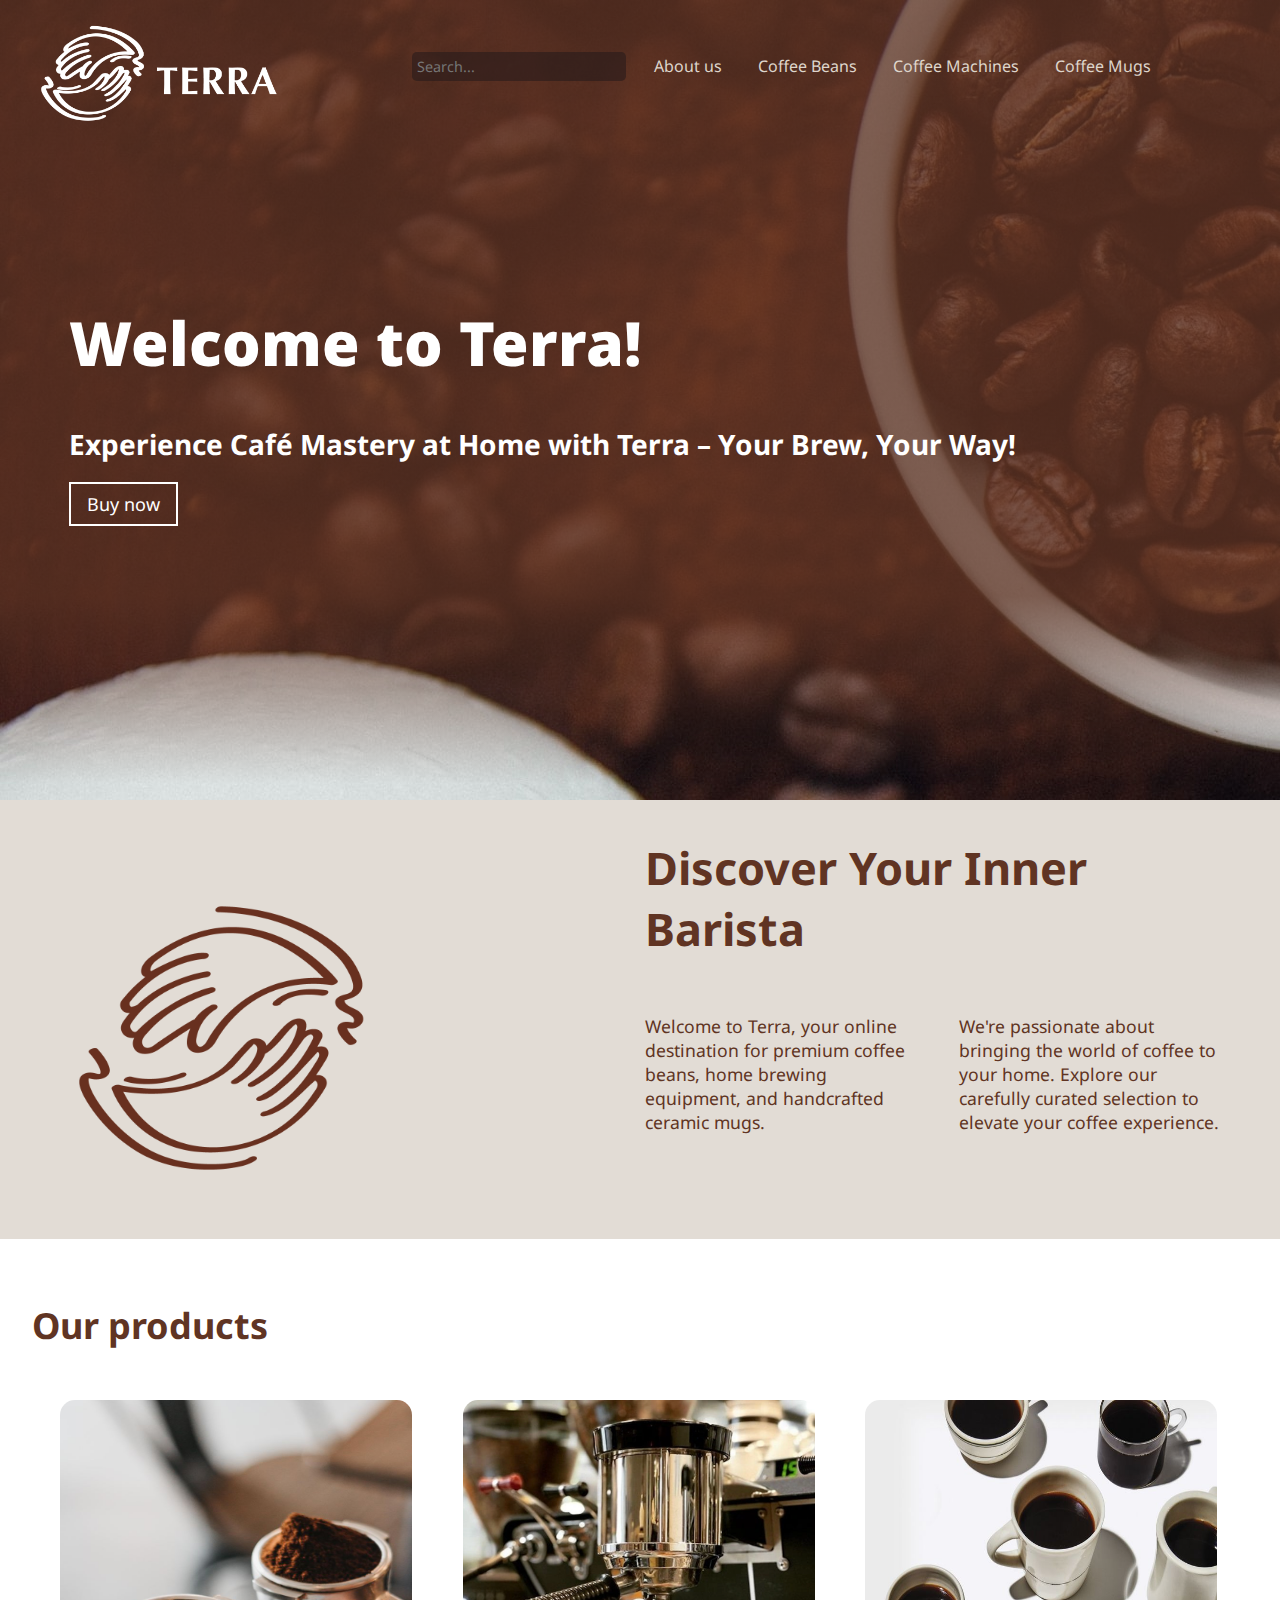
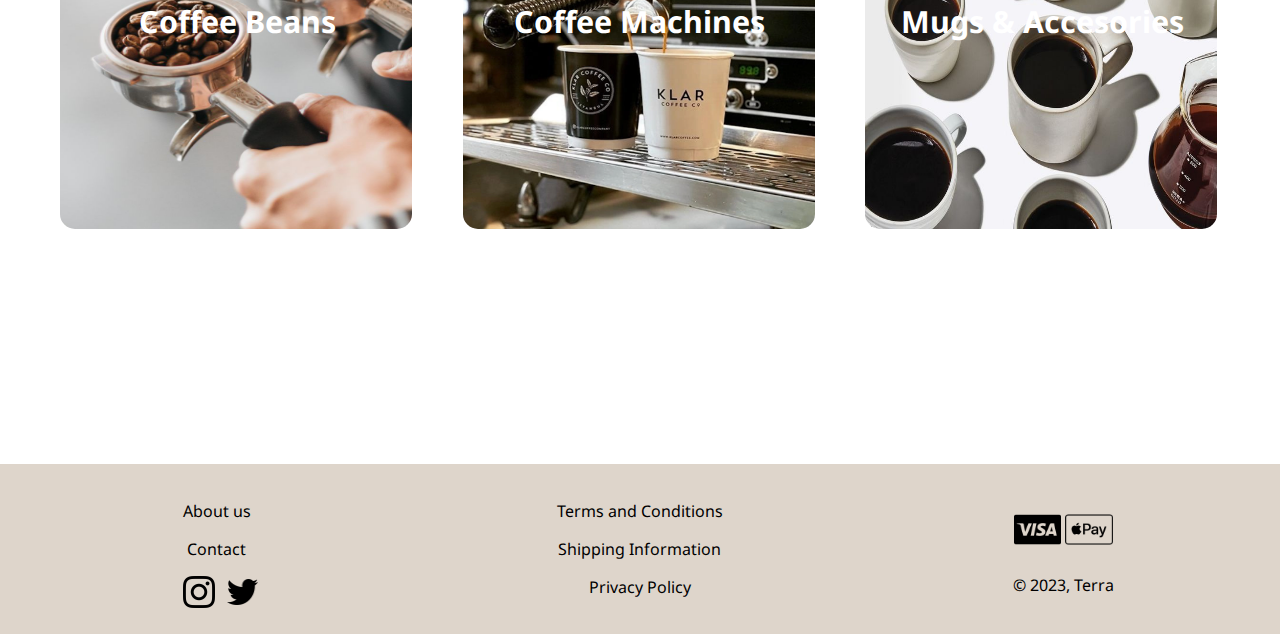
<file: index.html>
<!DOCTYPE html>
<html lang="en">
  <head>
    <meta charset="UTF-8" />
    <meta name="viewport" content="width=device-width, initial-scale=1.0" />
    <title>Terra Website</title>
    <link rel="stylesheet" href="css/main.css" />
  </head>
  <body>
    <section class="welcome-style">
      <div class="navbar">
        <nav>
          <a href="index.html">
            <img
              src="images/terraBlanco2.png"
              alt="logo terra"
              class="image-logo"
            />
          </a>
          <div class="li-nav">
            <li><input class="text" placeholder="Search..." /></li>
            <li><a href="#About-Us">About us</a></li>
            <li><a href="productcoffeebeans.html">Coffee Beans</a></li>
            <li><a href="productcoffeemachines.html">Coffee Machines</a></li>
            <li><a href="productmugs.html">Coffee Mugs</a></li>
          </div>
        </nav>
      </div>
      <div class="header">
        <h1><strong>Welcome to Terra!</strong></h1>
        <h3>
          Experience Café Mastery at Home with Terra – Your Brew, Your Way!
        </h3>
        <a class="button-buy" href="#our-products">Buy now</a>
      </div>
    </section>

    <section id="About-Us">
      <div id="about-logo">
        <img src="images/terra-logo.png" alt="logoTerra" class="image-about" />
      </div>
      <div class="sub-grid">
        <div id="about-subtitle">
          <h2>Discover Your Inner Barista</h2>
        </div>
        <div class="sub-grid2">
          <div id="about-p1">
            <p>
              Welcome to Terra, your online destination for premium coffee
              beans, home brewing equipment, and handcrafted ceramic mugs.
            </p>
            <br />
          </div>
          <div id="about-p2">
            <p>
              We're passionate about bringing the world of coffee to your home.
              Explore our carefully curated selection to elevate your coffee
              experience.
            </p>
          </div>
        </div>
      </div>
    </section>

    <section id="our-products">
      <div class="title-product">
        <h2>Our products</h2>
      </div>
      <div class="products">
        <div>
          <a href="productcoffeebeans.html"
            ><img
              src="images/coffee-background.jpg"
              alt="coffee beans"
              class="image-product fit"
          /></a><h3 class="product-text">Coffee Beans</h3>
        </div>
        <div>
          <a href="productcoffeemachines.html"
            ><img
              src="images/machine-background.png"
              alt="coffee machines"
              class="image-product fit"
          /></a><h3 class="product-text">Coffee Machines</h3>
        </div>
        <div>
          <a href="productmugs.html"
            ><img
              src="images/mugs-background.jpg"
              alt="coffee mugs"
              class="image-product fit"
          /> </a><h3 class="product-text">Mugs & Accesories</h3>
        </div>
      </div>
    </section>
    <footer>
      <div class="grid-footer">
        <div>
          <p onclick="location.href='#About-Us'">About us</p>
          <p>Contact</p>
          <img
            src="images/instagram.png"
            alt="insta-icon"
            class="footer-media"
          />
          <img
            src="images/twitter.png"
            alt="twitter-icons"
            class="footer-media"
          />
        </div>
        <div>
          <p>Terms and Conditions</p>
          <p>Shipping Information</p>
          <p>Privacy Policy</p>
        </div>

        <div>
          <br />
          <img src="images/cc-visa.png" alt="visa-icon" class="footer-pics" />
          <img
            src="images/cc-apple-pay.png"
            alt="apple-icon"
            class="footer-pics"
          /><br />
          <p>&copy; 2023, Terra</p>
        </div>
      </div>
    </footer>
  </body>
</html>
</file>
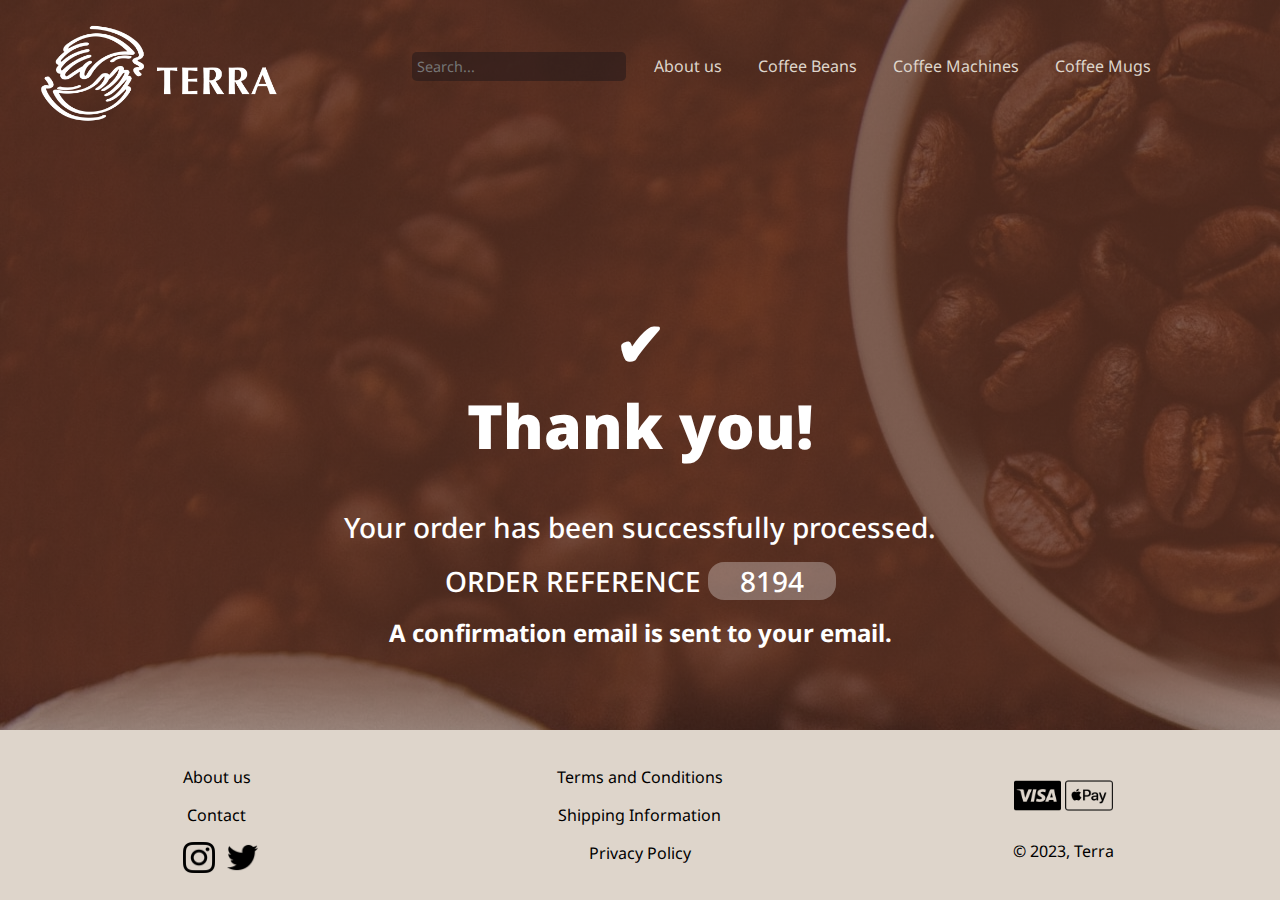
<file: confirmation.html>
<!DOCTYPE html>
<html lang="en">
  <head>
    <meta charset="UTF-8" />
    <meta name="viewport" content="width=device-width, initial-scale=1.0" />
    <title>Confirmation</title>
    <link rel="stylesheet" href="css/confirmation.css" />
    <link rel="stylesheet" href="css/main.css" />
  </head>
  <body class="welcome-style">
        <div class="navbar">
          <nav>
              <a href="index.html">
                  <img
                    src="images/terraBlanco2.png"
                    alt="logo terra"
                    class="image-logo"/>
                </a>
            <div class="li-nav">
              <li><input class="text" placeholder="Search..." /></li>
            <li><a href="./index.html#About-Us">About us</a></li>
            <li><a href="productcoffeebeans.html">Coffee Beans</a></li>
            <li><a href="productcoffeemachines.html">Coffee Machines</a></li>
            <li><a href="productmugs.html">Coffee Mugs</a></li>
            </div>
          </nav>
        </div>
        <div class="header">
          <h1><span id="tick-icon">&#10004;</span><br /><strong>Thank you!</strong></h1>
          <h3>Your order has been successfully processed.</h3>
          <h3>
            ORDER REFERENCE <span class="order-reference-number">8194</span>
          </h3>
          <h4>A confirmation email is sent to your email.</h4>
        </div>
        <footer>
          <div class="grid-footer">
            <div>
              <p onclick="location.href='#About-Us'">About us</p>
              <p>Contact</p>
              <img src="images/instagram.png" alt="insta-icon" class="footer-media" />
              <img
                src="images/twitter.png"
                alt="twitter-icons"
                class="footer-media"
              />
            </div>
            <div>
              <p>Terms and Conditions</p>
              <p>Shipping Information</p>
              <p>Privacy Policy</p>
            </div>
      
            <div>
              <br />
              <img src="images/cc-visa.png" alt="visa-icon" class="footer-pics" />
              <img
                src="images/cc-apple-pay.png"
                alt="apple-icon"
                class="footer-pics"
              /><br />
              <p>&copy; 2023, Terra</p>
            </div>
          </div>
        </footer>
  </body>
</html>
</file>
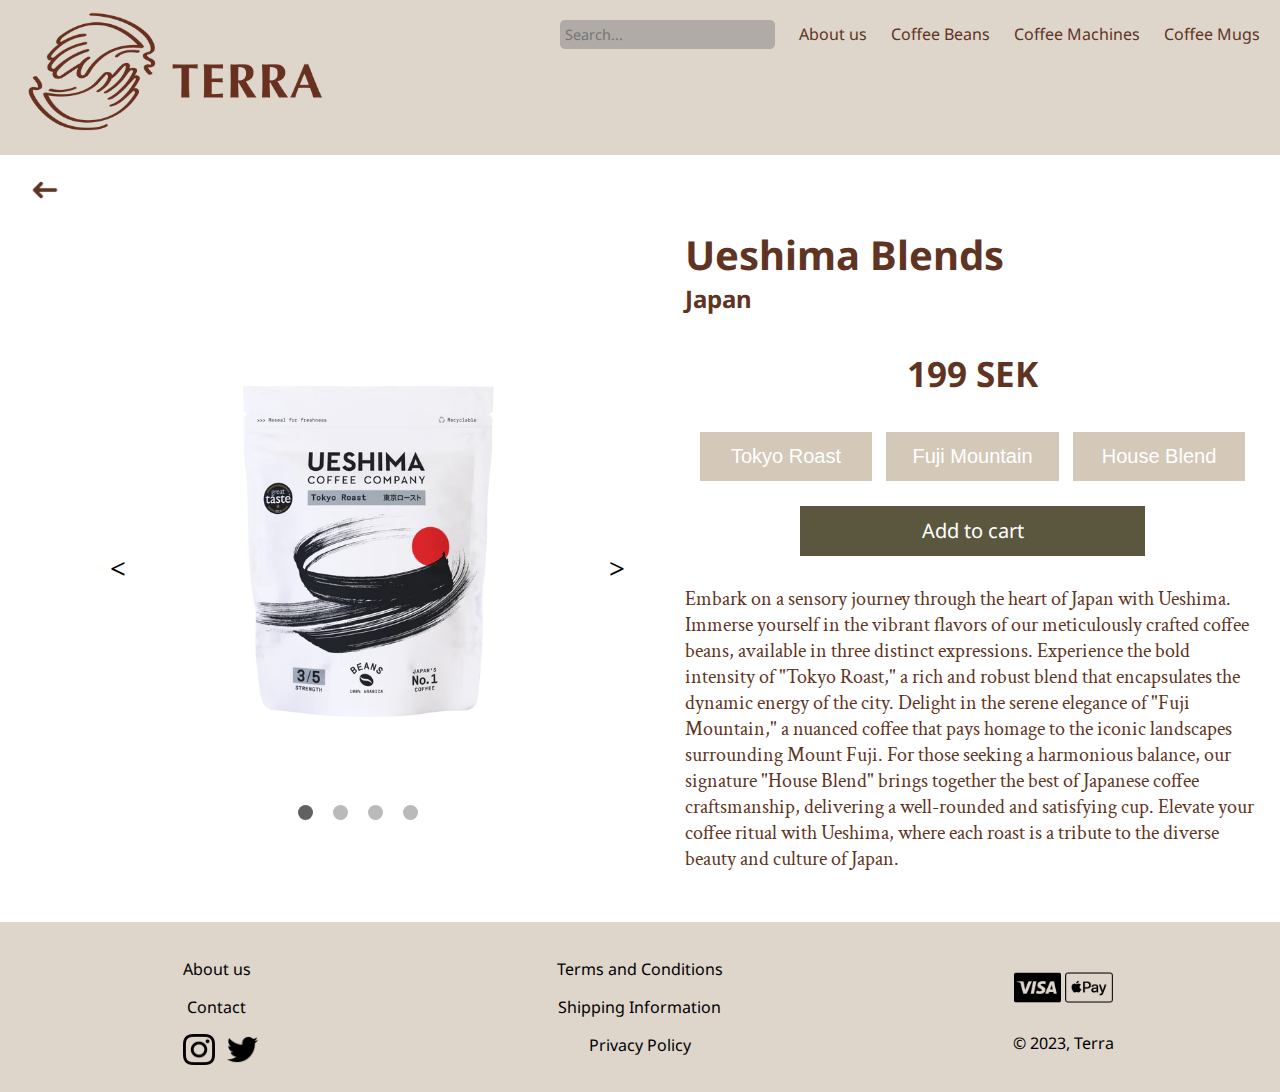
<file: detailpage.html>
<!DOCTYPE html>
<html lang="en">
  <head>
    <meta charset="UTF-8" />
    <meta name="viewport" content="width=device-width, initial-scale=1.0" />
    <title>Details Page</title>
    <link rel="stylesheet" href="css/main.css" />
    <link rel="stylesheet" href="css/detailpage.css" />
    <script src="javascript/slideshow.js"></script>
  </head>
  <body onload="initialSlide()">
    <header>
      <div class="navbar-secondary">
        <nav>
          <a href="index.html">
            <img
              src="images/terra.png"
              alt="logo terra"
              class="image-logo-navbar"
            />
          </a>
          <ul class="ul-navbar">
            <li><input class="text-white" placeholder="Search..." /></li>
            <li><a href="index.html#About-Us">About us</a></li>
            <li><a href="productcoffeebeans.html">Coffee Beans</a></li>
            <li><a href="productcoffeemachines.html">Coffee Machines</a></li>
            <li><a href="productmugs.html">Coffee Mugs</a></li>
          </ul>
        </nav>
      </div>
    </header>
    <main>
      <a href="productcoffeebeans.html">
        <img src="images/back arrow.png" alt="back arrow" class="back-arrow" />
      </a>
      <br />
      <div class="grid-container">
        <section class="detail-page-section">
          <div class="slideshow-container">
            <div class="slide">
              <img
                class="slideshow-image"
                src="images/ueshima1.webp"
                alt="ueshima tokyo roast beans"
              />
            </div>
            <div class="slide">
              <img
                class="slideshow-image"
                src="images/ueshima2.webp"
                alt="ueshima fuji mountain beans"
              />
            </div>
            <div class="slide">
              <img
                class="slideshow-image"
                src="images/ueshima3.webp"
                alt="ueshima house blend beans"
              />
            </div>
            <div class="slide">
              <img
                class="slideshow-image"
                src="images/ueshima4.webp"
                alt="ueshima coffee beans"
              />
            </div>
            <p class="previous-slide-button" onclick="changeSlide(-1)">
              <b>&lt</b>
            </p>
            <p class="next-slide-button" onclick="changeSlide(1)"><b>&gt</b></p>
            <div class="slide-dots-container">
              <span class="slide-dot" onclick="displayDotSlide(1)"></span>
              <span class="slide-dot" onclick="displayDotSlide(2)"></span>
              <span class="slide-dot" onclick="displayDotSlide(3)"></span>
              <span class="slide-dot" onclick="displayDotSlide(4)"></span>
            </div>
          </div>
        </section>
        <section class="detail-page-section">
          <div class="product-details-container">
            <div>
              <h1 class="product-name">Ueshima Blends</h1>
              <h2 class="product-origin">Japan</h2>
              <h3 class="product-price">199 SEK</h3>
            </div>
            <div>
              <button class="product-option-button1">Tokyo Roast</button>
              <button class="product-option-button2">Fuji Mountain</button>
              <button class="product-option-button3">House Blend</button>
              <div>
                <button class="cart-button">Add to cart</button>
              </div>
            </div>
            <div>
              <div class="modal-container hidden">
                <h1 class="cart-title">Your Cart</h1>
                <span class="close-cart-button">&times;</span>
                <div class="cart-products-container">
                  <section class="cart-section-image">
                    <img
                      class="cart-product-image"
                      src="images/ueshima1.webp"
                    />
                  </section>
                  <section class="cart-section-product-details">
                    <div>
                      <h1 class="cart-product-name">Ueshima Blends</h1>
                      <h2 class="cart-product-option">Japan</h2>
                    </div>
                    <div style="display: flex">
                      <div class="product-counter-container">
                        <span class="remove product1">-</span>
                        <input
                          type="number"
                          class="product-counter-amount product1"
                          value="1"
                        />
                        <span class="add product1">+</span>
                      </div>
                      <h3 class="cart-product-price">199 SEK</h3>
                    </div>
                  </section>
                  <section class="cart-section-image">
                    <img
                      class="cart-product-image"
                      src="images/machine2.jpeg"
                    />
                  </section>
                  <section class="cart-section-product-details">
                    <div>
                      <h1 class="cart-product-name">Thera Advance</h1>
                      <h2 class="cart-product-option">
                        Automatic Espresso Coffee Machine
                      </h2>
                    </div>
                    <div style="display: flex">
                      <div class="product-counter-container">
                        <span class="remove product2">-</span>
                        <input
                          type="number"
                          class="product-counter-amount product2"
                          value="1"
                        />
                        <span class="add product2">+</span>
                      </div>
                      <h3 class="cart-product-price">3599 SEK</h3>
                    </div>
                  </section>
                  <section class="cart-section-image">
                    <img class="cart-product-image" src="images/mug1.png" />
                  </section>
                  <section class="cart-section-product-details">
                    <div>
                      <h1 class="cart-product-name">Timeless White Mugs</h1>
                      <h2 class="cart-product-option">Peru</h2>
                    </div>
                    <div style="display: flex">
                      <div class="product-counter-container">
                        <span class="remove product3">-</span>
                        <input
                          type="number product3"
                          class="product-counter-amount product3"
                          value="1"
                        />
                        <span class="add product3">+</span>
                      </div>
                      <h3 class="cart-product-price">79 SEK</h3>
                    </div>
                  </section>
                </div>
                <div class="cart-footer-container">
                  <h2 class="cart-subtotal">Subtotal:</h2>
                  <button
                    onclick="location.href='payment.html'"
                    class="checkout-button"
                  >
                    Checkout
                  </button>
                </div>
              </div>
              <div class="overlay hidden"></div>
            </div>
            <div>
              <p class="product-info">
                Embark on a sensory journey through the heart of Japan with
                Ueshima. Immerse yourself in the vibrant flavors of our
                meticulously crafted coffee beans, available in three distinct
                expressions. Experience the bold intensity of "Tokyo Roast," a
                rich and robust blend that encapsulates the dynamic energy of
                the city. Delight in the serene elegance of "Fuji Mountain," a
                nuanced coffee that pays homage to the iconic landscapes
                surrounding Mount Fuji. For those seeking a harmonious balance,
                our signature "House Blend" brings together the best of Japanese
                coffee craftsmanship, delivering a well-rounded and satisfying
                cup. Elevate your coffee ritual with Ueshima, where each roast
                is a tribute to the diverse beauty and culture of Japan.
              </p>
            </div>
          </div>
        </section>
      </div>
    </main>
    <footer>
      <div class="grid-footer">
        <section>
          <p onclick="location.href='#About-Us'">About us</p>
          <p>Contact</p>
          <img
            src="images/instagram.png"
            alt="insta-icon"
            class="footer-media"
          />
          <img
            src="images/twitter.png"
            alt="twitter-icons"
            class="footer-media"
          />
        </section>
        <section>
          <p>Terms and Conditions</p>
          <p>Shipping Information</p>
          <p>Privacy Policy</p>
        </section>
        <section>
          <br />
          <img src="images/cc-visa.png" alt="visa-icon" class="footer-pics" />
          <img
            src="images/cc-apple-pay.png"
            alt="apple-icon"
            class="footer-pics"
          /><br />
          <p>&copy; 2023, Terra</p>
        </section>
      </div>
    </footer>
    <script src="javascript/cart.js"></script>
    <script src="javascript/productCounter.js"></script>
  </body>
</html>
</file>
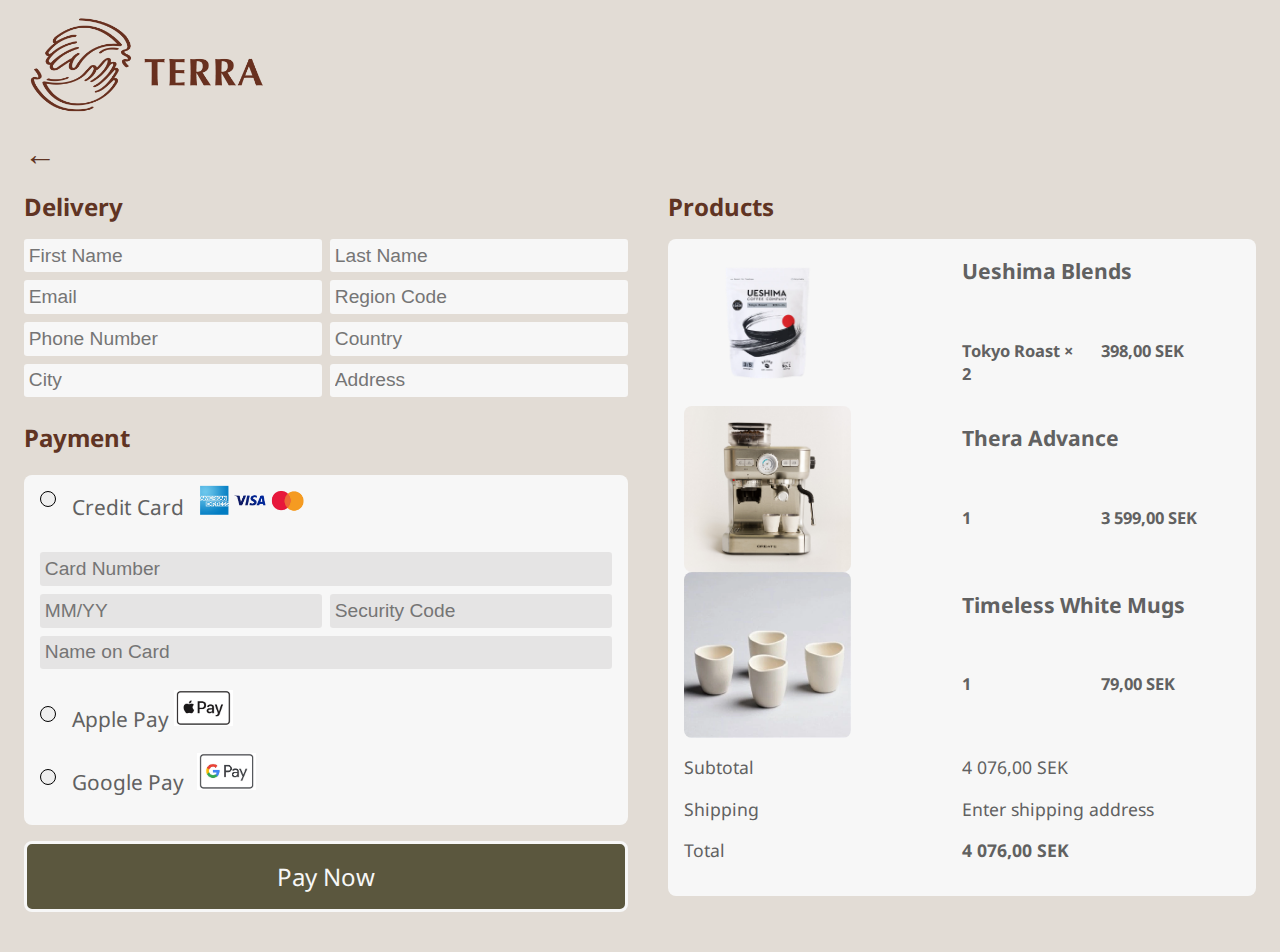
<file: payment.html>
<!DOCTYPE html>
<html lang="en">
  <head>
    <meta charset="UTF-8" />
    <meta name="viewport" content="width=device-width, initial-scale=1.0" />
    <title>Payment Process</title>
    <link rel="stylesheet" href="css/payment.css" />
    <script src="javascript/payment.js" defer></script>
  </head>
  <body>
    <!-- Terra Header -->
    <a href="index.html">
      <header>
        <img
          id="terra-logo"
          src="./images/terra.png"
          alt="terra-logo"
          href="index.html"
        />
      </header>
    </a>

    <span class="back-button" onclick="location.href='detailpage.html'">&#8592;</span>
    <div class="grid-container">
      <section>
        <div class="details-container">
          <section>
            <div class="delivery-details">
              <h1>Delivery</h1>
              <div class="delivery-container">
                <input class="first-name" type="text" placeholder="First Name"></input>
                <input class="last-name" type="text" placeholder="Last Name"></input>
                <input class="email" type="text" placeholder="Email"></input>
                <input class="region-code" type="number" placeholder="Region Code"></input>
                <input class="phone-number" type="number" placeholder="Phone Number"></input>
                <input class="country" type="text" placeholder="Country"></input>
                <input class="city" type="text" placeholder="City"></input>
                <input class="addresses" type="text" placeholder="Address"></input>
              </div>
            </div>
          </section>
          <section>
            <div class="payment-details">
              <h1>Payment</h1>
              <div class="payment-container">
                <!-- Credit Card -->
                <button class="round-button" id="credit-card-button"></button>
                <p class="payment-button">
                  Credit Card
                  <img
                    id="visa-mastercard-logo"
                    src="./images/ame-vi.png"
                    alt="visa-mastercard-logo"
                  />
                </p>
                <!-- images of Visa Mastercard and AmericanExpress -->
                <div id="credit-card-container">
                  <input class="card-number" type="number"placeholder="Card Number"></input>
                  <input class="expiration-date" type="text" placeholder="MM/YY"></input>
                  <input class="security-code" type="number" placeholder="Security Code"></input>
                  <input class="name-on-card" type="text" placeholder="Name on Card"></input>
                </div>
                <!-- Apple Pay -->
                <div class="apple-pay">
                  <button class="round-button" id="apple-pay-button"></button>
                  <p>
                    Apple Pay
                    <img
                      id="apple-pay"
                      src="./images/cc-apple-pay.jpeg"
                      alt="apple-pay"
                    />
                  </p>
                </div>
                <!-- Google Pay -->
                <div class="google-pay">
                  <button class="round-button" id="google-pay-button"></button>
                  <p>
                    Google Pay
                    <img
                      id="google-pay"
                      src="./images/cc-google-pay.jpeg"
                      alt="google-pay"
                    />
                  </p>
                </div>
              </div>
            </div>
            <!-- Pay Now Button -->
            <button class="pay-now-button" onclick="location.href='confirmation.html'">Pay Now</button>
          </section>
        </div>
      </section>
      <section>
        <h1 class="product-title">Products</h1>
        <div class="products-container">
          <div class="product-info">
            <img
              src="./images/ueshima1.webp"
              alt="Ueshima Blends"
              class="product-picture"
            />
            <div class="product-detail">
              <h2 class="product-name">Ueshima Blends</h2>
              <div class="product-number-and-price">
                <h3 class="product-number">Tokyo Roast &#215 2</h3>
                <h3 class="product-price">398,00 SEK</h3>
              </div>
            </div>
          </div>
          <div class="product-info">
            <img
              src="./images/machine2.jpeg"
              alt="Thera Advance"
              class="product-picture"
            />
            <div class="product-detail">
              <h2 class="product-name">Thera Advance</h2>
              <div class="product-number-and-price">
                <h3 class="product-number">1</h3>
                <h3 class="product-price">3 599,00 SEK</h3>
              </div>
            </div>
          </div>
          <div class="product-info">
            <img
              src="./images/mug1.png"
              alt="Timeless White Mugs"
              class="product-picture"
            />
            <div class="product-detail">
              <h2 class="product-name">Timeless White Mugs</h2>
              <div class="product-number-and-price">
                <h3 class="product-number">1</h3>
                <h3 class="product-price">79,00 SEK</h3>
              </div>
            </div>
          </div>
          <div class="total-amount-container">
            <div class="total-text">
              <p>Subtotal</p>
              <p>Shipping</p>
              <p>Total</p>
            </div>
            <div class="total-money">
              <p>4 076,00 SEK</p>
              <p>Enter shipping address</p>
              <p><b>4 076,00 SEK</b></p>
            </div>
          </div>
        </div>
      </section>
    </div>
  </body>
  <footer></footer>
</html>
</file>
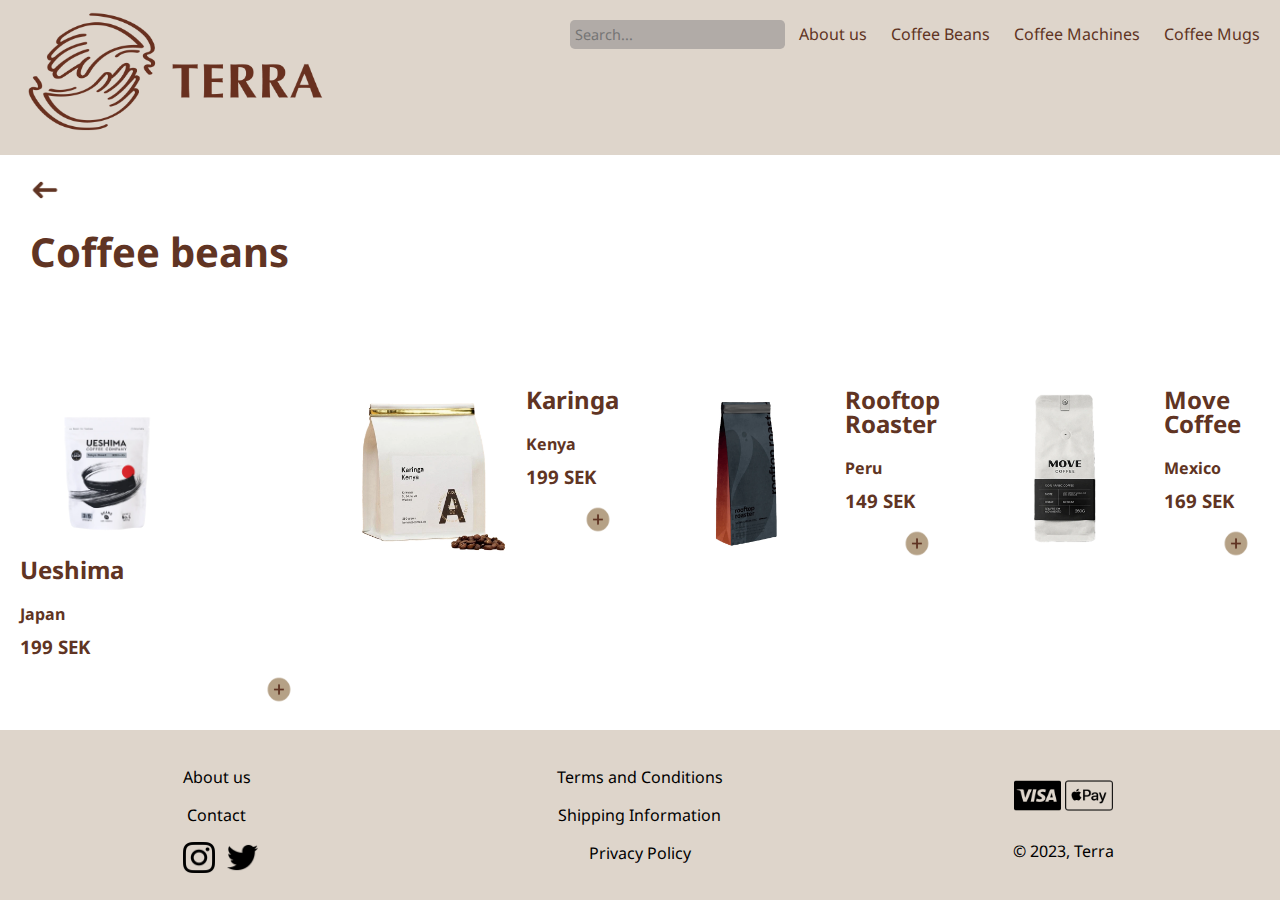
<file: productcoffeebeans.html>
<!DOCTYPE html>
<html lang="en">
  <head>
    <meta charset="UTF-8" />
    <meta name="viewport" content="width=device-width, initial-scale=1.0" />
    <title>Document</title>
    <link rel="stylesheet" href="css/main.css" />
    <link rel="stylesheet" href="css/product-pages.css" />
  </head>
  <body>
    <header>
      <div class="navbar-secondary">
        <nav>
          <a href="index.html">
            <img
              src="images/terra.png"
              alt="logo terra"
              class="image-logo-navbar"
            />
          </a>
          <ul class="ul-navbar">
            <li><input class="text-white" placeholder="Search..." /></li>
            <li><a href="index.html#About-Us">About us</a></li>
            <li><a href="productcoffeebeans.html">Coffee Beans</a></li>
            <li><a href="productcoffeemachines.html">Coffee Machines</a></li>
            <li><a href="productmugs.html">Coffee Mugs</a></li>
          </ul>
        </nav>
      </div>
    </header>

    <main>
      <div>
        <a href="index.html">
          <img src="images/back arrow.png" alt="back arrow" class="back-arrow" />
        </a>
        <br />
        <h1><strong>Coffee beans</strong></h1>
      </div>
      <br />
      <div class="grid-container">
        <div class="coffee">
          <a href="detailpage.html">
            <img
              src="images/ueshima1.webp"
              alt="ueshima coffee beans"
              class="image-productpage"
            />
          </a>
          <h2>Ueshima</h2>
          <h4>Japan</h4>
          <h3>199 SEK</h3>
          <div>
            <img
            class="add-to-cart"
            src="images/add to cart.png"
            alt="add to cart"
          />
          </div>
        </div>
        <div class="coffee">
          <img
            src="images/coffeebeans2.webp"
            alt="karinga coffee beans"
            class="image-productpage"
          />
          <h2>Karinga</h2>
          <h4>Kenya</h4>
          <h3>199 SEK</h3>
          <img
            class="add-to-cart"
            src="images/add to cart.png"
            alt="add to cart"
          />
        </div>
        <div class="coffee">
          <img
            src="images/coffeebeans3.webp"
            alt="rooftop roaster beans"
            class="image-productpage"
          />
          <h2>Rooftop Roaster</h2>
          <h4>Peru</h4>
          <h3>149 SEK</h3>
          <img
            class="add-to-cart"
            src="images/add to cart.png"
            alt="add to cart"
          />
        </div>
        <div class="coffee">
          <img
            src="images/coffeebeans4.png"
            alt="move coffee beans"
            class="image-productpage"
          />
          <h2>Move Coffee</h2>
          <h4>Mexico</h4>
          <h3>169 SEK</h3>
          <img
            class="add-to-cart"
            src="images/add to cart.png"
            alt="add to cart"
          />
        </div>
      </div>
    </main>
    <footer>
      <div class="grid-footer">
        <section>
          <p onclick="location.href='#About-Us'">About us</p>
          <p>Contact</p>
          <img
            src="images/instagram.png"
            alt="insta-icon"
            class="footer-media"
          />
          <img
            src="images/twitter.png"
            alt="twitter-icons"
            class="footer-media"
          />
        </section>
        <section>
          <p>Terms and Conditions</p>
          <p>Shipping Information</p>
          <p>Privacy Policy</p>
        </section>
        <section>
          <br />
          <img src="images/cc-visa.png" alt="visa-icon" class="footer-pics" />
          <img
            src="images/cc-apple-pay.png"
            alt="apple-icon"
            class="footer-pics"
          /><br />
          <p>&copy; 2023, Terra</p>
        </section>
      </div>
    </footer>
  </body>
</html>
</file>
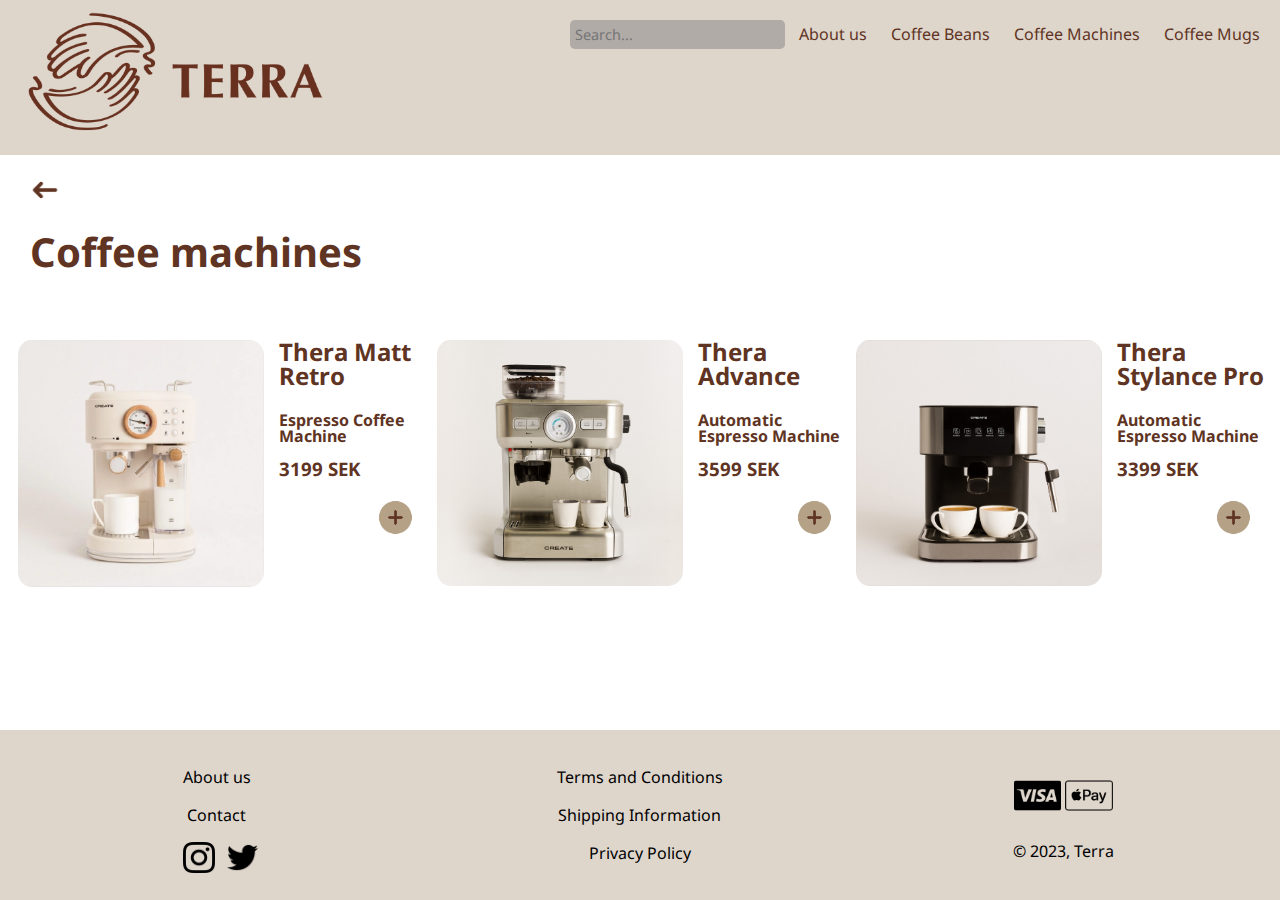
<file: productcoffeemachines.html>
<!DOCTYPE html>
<html lang="en">
  <head>
    <meta charset="UTF-8" />
    <meta name="viewport" content="width=device-width, initial-scale=1.0" />
    <title>Document</title>
    <link rel="stylesheet" href="css/main.css" />
    <link rel="stylesheet" href="css/product-pages.css" />
  </head>
  <body>
    <header>
      <div class="navbar-secondary">
        <nav>
          <a href="index.html">
            <img
              src="images/terra.png"
              alt="logo terra"
              class="image-logo-navbar"
            />
          </a>
          <ul class="ul-navbar">
            <li><input class="text-white" placeholder="Search..." /></li>
            <li><a href="index.html#About-Us">About us</a></li>
            <li><a href="productcoffeebeans.html">Coffee Beans</a></li>
            <li><a href="productcoffeemachines.html">Coffee Machines</a></li>
            <li><a href="productmugs.html">Coffee Mugs</a></li>
          </ul>
        </nav>
      </div>
    </header>

    <main>
      <div>
        <a href="index.html">
          <img src="images/back arrow.png" alt="back arrow" class="back-arrow" />
        </a>
        <br />
        <h1><strong>Coffee machines</strong></h1>
      </div>
      <br />
      <div class="grid-container2">
        <div class="coffee">
          <img
            src="images/machine1.png"
            alt="thera matt retro"
            class="image-productpage"
          />
          <h2>Thera Matt Retro</h2>
          <h4>Espresso Coffee Machine</h4>
          <h3>3199 SEK</h3>
          <img
            class="add-to-cart"
            src="images/add to cart.png"
            alt="add to cart"
          />
        </div>
        <div class="coffee">
          <img
            src="images/machine2.jpeg"
            alt="thera advance"
            class="image-productpage"
          />
          <h2>Thera Advance</h2>
          <h4>Automatic Espresso Machine</h4>
          <h3>3599 SEK</h3>
          <img
            class="add-to-cart"
            src="images/add to cart.png"
            alt="add to cart"
          />
        </div>
        <div class="coffee">
          <img
          src="images/machine3.png"
          alt="thera stylance pro"
          class="image-productpage"
        />
        <h2>Thera Stylance Pro</h2>
        <h4>Automatic Espresso Machine</h4>
        <h3>3399 SEK</h3>
        <img
          class="add-to-cart"
          src="images/add to cart.png"
          alt="add to cart"
        />
        </div>
      </div>
    </main>
    <footer>
      <div class="grid-footer">
        <section>
          <p onclick="location.href='#About-Us'">About us</p>
          <p>Contact</p>
          <img
            src="images/instagram.png"
            alt="insta-icon"
            class="footer-media"
          />
          <img
            src="images/twitter.png"
            alt="twitter-icons"
            class="footer-media"
          />
        </section>
        <section>
          <p>Terms and Conditions</p>
          <p>Shipping Information</p>
          <p>Privacy Policy</p>
        </section>
        <section>
          <br />
          <img src="images/cc-visa.png" alt="visa-icon" class="footer-pics" />
          <img
            src="images/cc-apple-pay.png"
            alt="apple-icon"
            class="footer-pics"
          /><br />
          <p>&copy; 2023, Terra</p>
        </section>
      </div>
    </footer>
  </body>
</html>
</file>
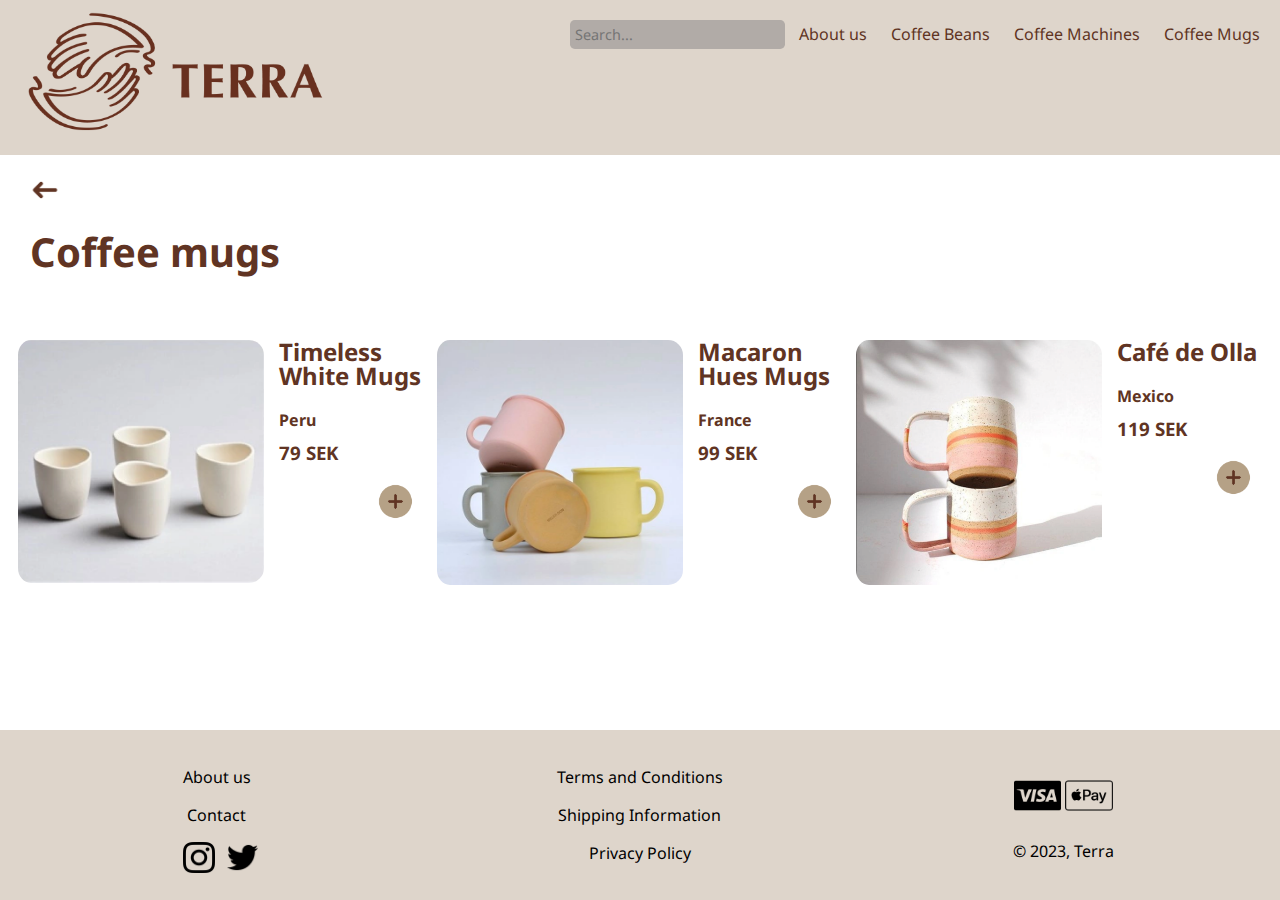
<file: productmugs.html>
<!DOCTYPE html>
<html lang="en">
  <head>
    <meta charset="UTF-8" />
    <meta name="viewport" content="width=device-width, initial-scale=1.0" />
    <title>Document</title>
    <link rel="stylesheet" href="css/main.css" />
    <link rel="stylesheet" href="css/product-pages.css" />
  </head>
  <body>
    <header>
      <div class="navbar-secondary">
        <nav>
          <a href="index.html">
            <img
              src="images/terra.png"
              alt="logo terra"
              class="image-logo-navbar"
            />
          </a>
          <ul class="ul-navbar">
            <li><input class="text-white" placeholder="Search..." /></li>
            <li><a href="index.html#About-Us">About us</a></li>
            <li><a href="productcoffeebeans.html">Coffee Beans</a></li>
            <li><a href="productcoffeemachines.html">Coffee Machines</a></li>
            <li><a href="productmugs.html">Coffee Mugs</a></li>
          </ul>
        </nav>
      </div>
    </header>

    <main>
      <div>
        <a href="index.html">
          <img
            src="images/back arrow.png"
            alt="back arrow"
            class="back-arrow"
          />
        </a>
        <br />
        <h1><strong>Coffee mugs</strong></h1>
      </div>
      <br />
      <div class="grid-container2">
        <section class="coffee">
          <img
            src="images/mug1.png"
            alt="timeless white mugs"
            class="image-productpage"
          />
          <h2>Timeless White Mugs</h2>
          <h4>Peru</h4>
          <h3>79 SEK</h3>
          <img
            class="add-to-cart"
            src="images/add to cart.png"
            alt="add to cart"
          />
        </section>
        <section class="coffee">
          <img
            src="images/mug2.png"
            alt="macaron hues mugs"
            class="image-productpage"
          />
          <h2>Macaron Hues Mugs</h2>
          <h4>France</h4>
          <h3>99 SEK</h3>
          <img
            class="add-to-cart"
            src="images/add to cart.png"
            alt="add to cart"
          />
        </section>
        <section class="coffee">
          <img
            src="images/mug3.png"
            alt="café de olla"
            class="image-productpage"
          />
          <h2>Café de Olla</h2>
          <h4>Mexico</h4>
          <h3>119 SEK</h3>
          <img
            class="add-to-cart"
            src="images/add to cart.png"
            alt="add to cart"
          />
        </section>
      </div>
    </main>
    <footer>
      <div class="grid-footer">
        <section>
          <p onclick="location.href='#About-Us'">About us</p>
          <p>Contact</p>
          <img
            src="images/instagram.png"
            alt="insta-icon"
            class="footer-media"
          />
          <img
            src="images/twitter.png"
            alt="twitter-icons"
            class="footer-media"
          />
        </section>
        <section>
          <p>Terms and Conditions</p>
          <p>Shipping Information</p>
          <p>Privacy Policy</p>
        </section>
        <section>
          <br />
          <img src="images/cc-visa.png" alt="visa-icon" class="footer-pics" />
          <img
            src="images/cc-apple-pay.png"
            alt="apple-icon"
            class="footer-pics"
          /><br />
          <p>&copy; 2023, Terra</p>
        </section>
      </div>
    </footer>
  </body>
</html>
</file>
<file: css/main.css>
@import url("https://fonts.googleapis.com/css2?family=Noto+Sans&display=swap");
body {
  display: flex;
  flex-direction: column;
  min-height: 100vh; /*viewport height minimum browser window height for footer*/
  width: 100%;
  height: 100%;
  margin: 0 0 0 0;
}

/* Header */
.header {
  flex-direction: column;
  font-size: 1.9rem;
  text-align: left;
  font-family: "Noto Sans";
  color: #fff;
  font-style: normal;
  margin: 0 0 0 0;
  padding: 7.5rem 4.3rem 0 4.3rem;
}

.header h3 {
  color: #fff;
  font-family: Noto Sans;
  font-size: 1.75rem;
  line-height: normal;
}

.header:hover {
  animation-name: enlarge;
  animation-duration: 0.5s;
  animation-delay: 0s;
  animation-fill-mode: forwards;
  animation-timing-function: ease-in-out;
}

/*animation for header to enlarge in hover*/
@keyframes enlarge {
  from {
    transform: scale(1);
  }
  to {
    transform: scale(1.4);
  }
}


/*navbar style*/
.navbar {
  display: flex;
  flex-direction: row;
  width: 100%;
  align-items: center;
  text-align: center;
  justify-content: center;
}

.li-nav {
  margin: 30px 0 0 0;
  padding: 0 0 0 30px;
  font-size: 1rem;
  color: #ded5cb;
}

ul {
  margin: 0 0 0 0;
}

.image-logo {
  width: 20%;
  float: left;
  display: block;
  padding-left: 1.2rem;
  padding-top: 1rem;
  margin-left: 1rem;
}

.image-logo-navbar {
  margin-left: 1.25rem;
  width: 25%;
  float: left;
}

/*css for navbar in products page (it just changes the background color)*/
.navbar-secondary {
  display: flex;
  flex-direction: row;
  width: 100%;
  align-items: center;
  text-align: center;
  justify-content: center;
  background-color: #ded5cb;
}

.ul-navbar {
  margin: 0;
  padding-top: 1.25rem;
  padding-bottom: 1.25rem;
  float: right;
}

/*responsiveness for button buy for screen widther than 200*/
@media screen and (min-width: 200px) {
  .button-buy {
    font-size: 1.125rem;
    text-align: center;
    padding: 0.5rem 1rem;
    color: #fff;
    background-color: transparent;
    text-decoration: none;
    border: 0.125rem solid #fff;
    cursor: pointer;
    margin-right: 8rem;
  }
}

.button-buy:hover {
  text-decoration: none;
  border-color: #c0a470;
  color: #c0a470;
}

h3,
h4,
h5,
h6 {
  color: #ffffff;
  line-height: normal;
  margin: 0 0 1rem 0;
}

/*style for list and anchor element for the website*/
li,
a {
  display: inline;
  list-style: none;
  color: #ded5cb;
  text-decoration: none;
  font-family: "Noto Sans";
  padding: 0.5rem;
}

a:hover {
  color: #c0a470;
}

/*style for the search bar in navegation*/
.text {
  border-radius: 0.3rem;
  border-style: none;
  background: rgba(40, 27, 27, 0.6);
  align-items: center;
  padding: 0.3rem;
  font-size: 0.9rem;
  font-family: "Noto Sans";
  cursor: pointer;
}


/*background style for main welcome page*/
.welcome-style {
  background-image: url("../images/background.jpg");
  background-size: cover;
  background: linear-gradient(
      180deg,
      rgba(96, 52, 35, 0.76) 74.48%,
      rgba(96, 52, 35, 0) 97.97%
    ),
    url("../images/background.jpg"), lightgray 50% / cover no-repeat; /*for this line we used the css */
  height: 50rem;
}

/* About us Section */
#About-Us {
  display: grid;
  grid-template-columns: repeat(2, 1fr);
  gap: 1vh;
  background-color: #e2dcd5;
  background-size: cover;
}

.image-about {
  max-width: 20rem;
  width: 60%;
  float: left;
  display: flex;
  padding-left: 5rem;
  padding-top: 3rem;
  padding-bottom: 2.125rem;
  padding-right: 3.125rem;
  animation-name: enlarge;
  animation-duration: 3s;
  animation-fill-mode: forwards;
}

/*goes in the second column of the first grid*/
#about-subtitle {
  display: flex;
  color: #603423;
  font-family: "Noto Sans";
  font-size: 1.875rem;
  font-style: normal;
  padding-right: 2.5rem;
}

/*right grid of the main grid*/
.sub-grid{
  padding-right: 1rem;
}
/*smaller grid for the 2 paragraphs*/
.sub-grid2 {
  display: grid;
  grid-template-columns: repeat(2, 1fr);
  gap: 1vh;
  font-size:1.1rem;
  padding: auto;
}

/*responsive for ABOUT US when the screen is less than 600px the paragraohs go into 1 column*/
@media screen and (max-width: 600px) {
  .sub-grid2 {
    display: grid;
    grid-template-columns: 1fr;
    gap: 1vh;
  }
}
/*style of the 2 paragraphs*/
#about-p1 {
  color: #603423;
  font-family: "Noto Sans";
  padding-right: 2.5rem;
}

#about-p2 {
  color: #603423;
  font-family: "Noto Sans";
  padding-right: 2.5rem;
}



/*responsiveness for ABOUT US grid when is larger than 600px it goes into the 2 columns*/
@media screen  and (min-width: 600px) {
  #About-Us {
    display: grid;
    grid-template-columns: repeat(2, 1fr);
    gap: 1vh;
    background-color: #e2dcd5;
    background-size: cover;
  }

  /*the logo goes into the first column on the left (1-2) | 2-3*/
  #about-logo {
    grid-column: 1 / 2;
  }

  .image-about {
    width: 70%;
    float: left;
    display: flex;
    padding-left: 3.75rem;
    padding-top: 5rem;
    padding-bottom: 2.125rem;
    padding-right: 3.125rem;
  }
  #about-subtitle {
    grid-column: 2 / 3;
    display: flex;
    color: #603423;
    font-family: "Noto Sans";
    font-size: 1.875rem;
    font-style: normal;
    padding-right: 2.5rem;
  }

  .sub-grid2 {
    display: grid;
    grid-template-columns: repeat(2, 1fr);
    gap: 1vh;
  }

  #about-p1 {
    grid-column: 1 / 2;
    color: #603423;
    font-family: "Noto Sans";
    padding-right: 2.5rem;
  }

  #about-p2 {
    grid-column: 2 / 3;
    color: #603423;
    font-family: "Noto Sans";
    padding-right: 2.5rem;
  }
  
}

/* Products Section */
.products {
  display: grid;
  grid-template-columns: repeat(1, 1fr);
  padding: 1.25rem;
  gap: 1vh;
}

.image-product {
  width: 80%;
  height: 70%;
  border-radius: 15px;
}

.image-product:hover {
  animation-name: enlarge;
  animation-duration: 0.3s;
  animation-delay: 0s;
  animation-timing-function: ease-in-out;
  animation-fill-mode: forwards;
}

/*animation for the hover of the products*/
@keyframes enlarge {
  100% {
    transform: scale(1.08);
  }
}

/*responsiveness for PRODUCTS when is smaller than 600px it goes into 1 column*/
@media screen and (max-width: 600px) {
  .products {
    display: grid;
    grid-template-columns: 1fr;
    gap: 1vh;
  }

  .image-product {
    width: 95%;
    margin: 0;
  }

}
/*responsiveness for PRODUCTS when is larger than 700px it goes into 3 columns*/
@media screen and (min-width: 700px) {
  .products {
    display: grid;
    grid-template-columns: repeat(3, 1fr);
    gap: 2rem; 
  }
  .image-product {
    width: 95%;
    margin: 0;
  }
}

#our-products {
  color: #603423;
  font-family: "Noto Sans";
  font-size: 1.5rem;
  line-height: normal;
  padding: 2rem;
}


.product-text {
  position: relative;
  top: -40%;
  color: #ffffff;
  padding: 10px;
  font-family: "Noto Sans";
  font-size: 1.9rem;
  line-height: normal;
  text-align: center;
}

/*Footer*/
footer {
  margin-top: auto;
  background-color: #ded5cb;
  font-family: "Noto Sans";
  text-align: center;
  width: 100%;
}

/*responsiveness when the screen is NOT larger than 600px it goes into 1 column*/
.grid-footer {
  margin-top: auto;
  display: grid;
  grid-template-columns: 1fr;
  padding: 1.25rem;
  gap: 1.875rem;
}

/*responsiveness when the screen is larger than 600px it goes into 3 columns*/
@media screen and (min-width: 600px) {
  .grid-footer {
    grid-template-columns: repeat(3, 1fr);
  }
}

.footer-pics {
  width: 12%;
  padding-bottom: 0rem;
}

.footer-media {
  width: 8%;
  padding-left: 0.5rem;
}



/*https://cssgradient.io for background colors*/

/*for fonts we used https://fonts.google.com/noto/specimen/Noto+Sans?query=noto+sans*/

/*for welcome background I used the css from our figma gradient*/
</file>
<file: css/confirmation.css>
@import url("https://fonts.googleapis.com/css2?family=Noto+Sans&display=swap");

body {
  width: 100%;
  height: 100%;
  margin: 0 0 0 0;
  min-height: 100vh;
}
h1 {
  text-align: center;
}

#tick-icon {
  animation-name: appearance-animation, color-change-animation;
  animation-duration: 3s, 3s;
  animation-fill-mode: forwards, forwards;
}

@keyframes appearance-animation {
  0% {
    opacity: 0;
    transform: scale(0);
  }
  100% {
    opacity: 1;
    transform: scale(1);
  }
}

@keyframes color-change-animation {
  0% {
    color: #fff;
  }
  100% {
    color: #87BD5C;
  }
}


@media screen and (max-width: 980px) {
  header {
    font-size: 2rem;
  }
}

h3 {
  color: #fff;
  font-family: Noto Sans;
  font-size: 1.6rem;
  font-weight: 500;
  line-height: normal;
  text-align: center;
}

.order-reference-number {
  background-color: rgba(255, 255, 255, 0.3);
  border-radius: 1rem;
  padding-left: 2rem;
  padding-right: 2rem;
}

h4 {
  color: #ffffff;
  font-size: 1.5rem;
  margin-bottom: 1em;
  text-align: center;
}
</file>
<file: css/detailpage.css>
@import url("https://fonts.googleapis.com/css2?family=Noto+Sans&display=swap");
@import url("https://fonts.googleapis.com/css?family=Poppins");
@import url("https://fonts.googleapis.com/css?family=Crimson+Text");

/* Body */
body {
  background-color: white;
}

/* Text */
li,
a,
input {
  margin: 0 10px 0 0;
  padding: 0 0 0 0;
  font-size: 16px;
  color: #603423;
}

.text-white {
  border-radius: 0.3rem;
  border-style: none;
  background: rgba(147, 143, 143, 0.6);
  align-items: center;
  padding: 0.3rem;
  color: #fff;
  font-size: 0.9rem;
  font-family: "Noto Sans";
  cursor: pointer;
}

/* Back arrow button */
.back-arrow {
  width: 30px;
  float: left;
  display: block;
  margin: 20px 0 0 30px;
}

/* Grid container for slideshow and product */
.grid-container {
  display: grid;
  grid-template-columns: 1fr;
  padding: 20px;
  gap: 30px;
}

/* Styling for the main page sections */
.detail-page-section {
  margin-bottom: 60px;
  display: flex;
  position: relative;
  text-align: center;
  align-items: center;
  justify-content: center;
  width: 100%;
  height: 100%;
}

/* Image styling */
.slideshow-image,
.cart-product-image {
  width: 100%;
  height: 100%;
  object-fit: scale-down;
}

/* Responsiveness of main page */
@media screen and (min-width: 700px) {
  .grid-container {
    grid-template-columns: repeat(2, 1fr);
  }
}

/* Container of the images in the slideshow */
.slideshow-container {
  position: relative;
  width: 100%;
  height: 500px;
}

/* Slide attributes */
.slide {
  position: absolute;
  width: 100%;
  height: 100%;
}

/* Slide left and right arrows attributes*/
.previous-slide-button,
.next-slide-button {
  padding: 25px 30px 25px 30px;
  position: absolute;
  top: 40%;
  width: auto;
  height: auto;
  color: black;
  font-size: 28px;
  cursor: pointer;
}

.previous-slide-button {
  left: 0;
}

.next-slide-button {
  right: 0;
}

.previous-slide-button:hover,
.next-slide-button:hover {
  transition: 0.2s ease-in-out;
  transform: scale(1.25);
}

.previous-slide-button:not(:hover),
.next-slide-button:not(:hover) {
  transition: 0.2s ease-in-out;
  transform: scale(1);
}

/* Container for the display dots */
.slide-dots-container {
  display: flex;
  position: absolute;
  bottom: -20px;
  left: 50%;
  transform: translateX(-50%);
  text-align: center;
}

/* Display dots styling */
.slide-dot {
  display: block;
  margin-right: 20px;
  height: 15px;
  width: 15px;
  background-color: #bababa;
  border-radius: 50%;
  transition: background-color 0.5s ease-in-out;
  cursor: pointer;
}

.active,
.slide-dot:hover {
  background-color: #616161;
}

/* Container for product information */
.product-details-container {
  text-align: center;
}

/* Styling for specific text */
.product-name,
.product-origin,
.product-price,
.product-info,
.product-option-button,
.cart-button,
.cart-product-name,
.cart-product-option,
.cart-product-price {
  font-family: Noto Sans;
  font-style: normal;
  line-height: normal;
  color: #603423;
}

.product-name {
  margin: 0;
  font-size: 2.5rem;
  text-align: left;
}

.product-origin {
  margin: 0 0 35px 0;
  font-size: 24px;
  text-align: left;
}

.product-price {
  margin: 0 0 35px 0;
  font-size: 35px;
}

.product-info {
  margin: 0;
  font-size: 20px;
  text-align: left;
  font-family: "Crimson Text";
}

/* Styling for the buttons */
.product-option-button1,
.product-option-button2,
.product-option-button3,
.cart-button,
.checkout-button {
  border-radius: 0;
  border-width: 0;
  font-size: 20px;
  color: white;
  align-items: center;
  justify-content: center;
  cursor: pointer;
}

.product-option-button1,
.product-option-button2,
.product-option-button3 {
  margin: 0 5px 25px 5px;
  width: 30%;
  padding: 0.8rem;
  background-color: #d4c8b9;
}

.product-option-button1:hover,
.product-option-button2:hover,
.product-option-button3:hover {
  background-color: #b5a186;
}

.product-option-button1:focus,
.product-option-button2:focus,
.product-option-button3:focus {
  outline: #b5a186 solid medium;
}

.cart-button {
  margin: 0 0 30px 0;
  width: 60%;
  height: 50px;
}

.cart-button:hover,
.checkout-button:hover {
  background-color: #4d4935;
}

.cart-button:focus,
.checkout-button:focus {
  outline: #4d4935 solid medium;
}

.cart-button,
.checkout-button {
  background-color: #5b573e;
}

.checkout-button {
  margin: 0 20px 35px 20px;
  width: calc(100% - 70px);
  height: 55px;
  font-family: Poppins;
  font-size: 25px;
  font-style: normal;
  line-height: normal;
}

/* Individual text styling for the cart modal header */
.cart-title {
  margin: 0;
  margin-bottom: 40px;
  position: absolute;
  top: 35px;
  left: 35px;
  color: white;
  font-size: 40px;
  text-align: left;
  font-family: Poppins;
  font-size: 30px;
  font-style: normal;
  line-height: normal;
}

/* Individual text styling for the subtotal */
.cart-subtotal {
  margin: 0 0 10px 35px;
  text-align: left;
  color: white;
  font-family: Noto Sans;
  font-size: 24px;
  font-style: normal;
  line-height: normal;
}

/* Container for the bottom part of the cart modal */
.cart-footer-container {
  position: relative;
  bottom: 0;
  width: 100%;
  height: auto;
}

.cart-footer-container:focus {
  outline: none auto 1px;
}

/* Container for the cart modal */
.modal-container {
  position: fixed;
  z-index: 2;
  right: 0;
  top: 0;
  width: 40%;
  height: 100%;
  overflow: scroll;
  -ms-overflow-style: none;
  scrollbar-width: none;
  background-color: #482416;
}

.modal-container::-webkit-scrollbar {
  display: none;
}

/*hide scrollbar on overflow while keeping scroll functionality: 
https://stackoverflow.com/questions/16670931/hide-scroll-bar-but-while-still-being-able-to-scroll*/


/* Responsiveness of the cart modal */
@media screen and (max-width: 600px) {
  .modal-container {
    width: 100%;
  }
}

@media screen and (min-width: 600px) {
  .modal-container {
    width: 80%;
  }
}

@media screen and (min-width: 800px) {
  .modal-container {
    width: 60%;
  }
}

@media screen and (min-width: 1000px) {
  .modal-container {
    width: 40%;
  }
}

/* Styling for the x button in the cart modal */
.close-cart-button {
  position: absolute;
  top: 35px;
  right: 35px;
  color: white;
  font-size: 28px;
  font-weight: bold;
  cursor: pointer;
}

.close-cart-button:hover {
  color: black;
}

/* Screen overlay displayed behind the cart modal */
.overlay {
  position: fixed;
  z-index: 1;
  top: 0;
  bottom: 0;
  left: 0;
  right: 0;
  background: rgba(0, 0, 0, 0.5);
  backdrop-filter: blur(2px);
  width: 100%;
  height: 100%;
}

/* Class used to hide elements */
.hidden {
  display: none;
}

/* Class used to change the color of the selected option */
.active-option {
  background-color: #b5a186;
}

.active-option:focus {
  outline: #8c7d68 solid medium;
}

/* Container for the products in the cart */
.cart-products-container {
  display: grid;
  position: relative;
  margin: 120px 0 35px 0;
  grid-template-columns: repeat(2, 1fr);
  width: 100%;
}

/* Styling for the product image section in the cart */
.cart-section-image {
  margin-left: 35px;
  margin-bottom: 30px;
  width: 50%;
  height: 100%;
}

/* Styling for the product information section in the cart */
.cart-section-product-details {
  display: inline-block;
  margin-left: -50px;
  width: 100%;
  height: 100%;
}

/* Container for the product counter */
.product-counter-container {
  display: flex;
  width: auto;
  align-items: center;
  justify-content: center;
}

/* Styling for span inside container for the product counter */
.product-counter-container span {
  display: block;
  padding-right: 20px;
  color: white;
  text-align: center;
  font-family: Poppins;
  font-size: 15px;
  font-style: normal;
  line-height: normal;
  cursor: pointer;
}

/* Styling for the amount */
.product-counter-amount {
  margin-right: 20px;
  width: 50px;
  font-size: 15px;
  text-align: center;
  font-family: Poppins;
  font-style: normal;
  line-height: normal;
  background: #a26c40;
  color: #fff;
  border: none;
  appearance: textfield;
  -moz-appearance: textfield;
  -webkit-appearance: textfield;
}

.product-counter-amount::-webkit-inner-spin-button,
.product-counter-amount::-webkit-outer-spin-button {
  -webkit-appearance: none;
  margin: 0;
}

/*hide arrows from input type number:
https://stackoverflow.com/questions/3790935/can-i-hide-the-html5-number-input-s-spin-box*/

.product-counter-amount:focus {
  outline: #7d5432 solid medium;
}

/* Styling for text inside the cart */
.cart-product-name,
.cart-product-option,
.cart-product-price {
  margin: 0 0 20px 0;
  text-align: left;
  font-family: Noto Sans;
  font-style: normal;
  line-height: normal;
  color: white;
}

.cart-product-name {
  font-size: 30px;
}

.cart-product-option,
.cart-product-price {
  font-size: 20px;
}
</file>
<file: css/payment.css>
@import url("https://fonts.googleapis.com/css2?family=Noto+Sans&display=swap");
h1 {
  color: #603423;
  font-size: 1.5rem;
}

.product-title{
  margin-left: 1rem;
}

body {
  background-color: #e2dcd5;
  font-family: "Noto Sans";
}

/* Header */
#terra-logo {
  max-width: 20%;
  display: block;
  padding-left: 1rem;
}

.back-button {
  color: #603423;
  font-size: 2rem;
  padding-left: 1rem;
  border-color: #603423;
}

.grid-container {
  display: grid;
  gap: 0.5rem;
  color: #616161;
  padding-left: 1rem;
}

@media screen and (max-width: 810px) {
  .grid-container {
    grid-template-columns: repeat(1, 1fr);
  }
}

@media screen and (min-width: 810px) {
  .grid-container {
    grid-template-columns: repeat(2, 1fr);
  }
}

.details-container {
  display: grid;
  grid-template-rows: repeat(2, auto-fit);
  gap: 0.5em;
  padding-right: 1rem;
}

/* Delivery Part */
.delivery-container {
  display: grid;
  grid-template-columns: repeat(2, 1fr);
  gap: 0.5rem;
  color: #616161;
}

@media screen and (max-width: 1000px) {
  .delivery-container {
    grid-template-columns: repeat(1, 1fr);
  }
}

.first-name,
.last-name,
.email,
.region-code,
.phone-number,
.country,
.city,
.addresses {
  background-color: #f7f7f7;
  border-radius: 0.2rem;
  height: 1.5rem;
  font-size: 1.2rem;
  border-color: #f7f7f7;
  padding: 0.3rem;
  border-style: none;
}

/* Payment Part */
.payment-container {
  background-color: #f7f7f7;
  border-radius: 0.5rem;
  padding-right: 1rem;
  font-size: 1.3rem;
  padding-bottom: 0.5rem;
}

.round-button {
  float: left;
  margin: 1rem;
  border-radius: 50%;
  width: 1rem;
  height: 1rem;
  border-width: 0.1rem;
  border-style: solid;
}

#visa-mastercard-logo {
  margin-top: 10px;
  padding-left: 10px;
  max-width: 18%;
}

#credit-card-container {
  display: grid;
  grid-template-columns: repeat(2, 1fr);
  grid-template-rows: repeat(3, 1fr);
  gap: 0.5rem;
  color: #616161;
  padding-left: 1rem;
  padding-top: 10px;
}

.card-number {
  grid-column: 1 / 3;
  grid-row: 1;
  border-radius: 0.2rem;
  font-size: 1.2rem;
  height: 1.5rem;
  background-color: #e5e4e4;
  padding: 0.3rem;
  border-style: none;
}

.expiration-date {
  grid-column: 1;
  grid-row: 2;
  border-radius: 0.2rem;
  font-size: 1.2rem;
  height: 1.5rem;
  background-color: #e5e4e4;
  padding: 0.3rem;
  border-style: none;
}

.security-code {
  grid-column: 2;
  grid-row: 2;
  border-radius: 0.2rem;
  border-color: #241212;
  border-style: none;
  font-size: 1.2rem;
  height: 1.5rem;
  background-color: #e5e4e4;
  padding: 0.3rem;
}

.name-on-card {
  grid-column: 1 / 3;
  grid-row: 3;
  border-radius: 0.2rem;
  font-size: 1.2rem;
  height: 1.5rem;
  background-color: #e5e4e4;
  padding: 0.3rem;
  border-style: none;
}

#apple-pay {
  max-width: 10%;
}

#google-pay {
  max-width: 10%;
  padding-left: 0.5rem;
}

.pay-now-button {
  width: 100%;
  border-radius: 0.5rem;
  font-size: 1.5rem;
  font-family: "Noto Sans";
  background-color: #5b573e;
  color: #f7f7f7;
  border-color: #f7f7f7;
  margin-top: 1rem;
  border-width: 0.2rem;
  border-color: #f7f7f7;
  border-style: solid;
  padding: 1rem;
}

.pay-now-button:hover {
  background-color: #423f2c;
  color: #ffffff;
  border-color: #a0a0a0;
  border-width: 0.2rem;
}

/* Products Part */
.products-container {
  display: grid;
  max-width: 100%;
  grid-template-rows: repeat(auto-fit, 1fr);
  background-color: #f7f7f7;
  border-radius: 0.5rem;
  padding-right: 1rem;
  font-size: 1.1rem;
  padding-bottom: 1rem;
  padding-left: 1rem;
  padding-right: 1rem;
  margin: 1rem;
}

.product-info {
  display: grid;
  grid-template-columns: repeat(2, 1fr);
}

.product-picture {
  max-width: 60%;
  text-align: left;
  border-radius: 0.5rem;
}

.product-detail {
  display: grid;
  grid-template-rows: repeat(2, 1fr);
  color: #616161;
  text-align: left;
  font-size: 80%;
}

.product-number-and-price {
  display: grid;
  grid-template-columns: repeat(2, 1fr);
}

.product-number {
  text-align: left;
  padding-right: 1rem;
}

.product-price {
  text-align: right;
  width: fit-content;
}

.total-amount-container {
  display: grid;
  grid-template-columns: repeat(2, 1fr);
  color: #616161;
  text-align: left;
  font-size: 100%;
}
/* Footer */
footer {
  height: 2rem;
}
</file>
<file: css/product-pages.css>
@import url("https://fonts.googleapis.com/css2?family=Noto+Sans&display=swap");

/* Headers and text */

li,
a {
  margin: 0 10px 0 0;
  padding: 0 0 0 0;
  font-size: 1rem;
  color: #603423;
}


.text-white {
  border-radius: 0.3rem;
  border-style: none;
  background: rgba(147, 143, 143, 0.6);
  align-items: center;
  padding: 0.3rem;
  color: #fff;
  font-size: 0.9rem;
  font-family: "Noto Sans";
  cursor: pointer;
}

h1 {
  margin-left: 30px;
  padding-top: 20px;
  font-size: 2.5rem;
  font-family: "Noto Sans";
  color: #603423;
  font-style: normal;
  font-weight: 400;
}

h2,
h3,
h4 {
  font-family: "Noto Sans";
  font-style: normal;
  color: #603423;
  font-weight: 16px;
  line-height: 1em;
  margin: 0 0 1em 0;
}

/* Search button */


/* Back arrow button */

.back-arrow {
  width: 30px;
  float: left;
  display: block;
  margin: 20px 0 0 30px;
}

/* Products display (coffee beans page) */

.grid-container {
  display: grid;
  grid-template-columns: 1fr;
  padding: 20px;
  gap: 40px;
}

@media screen and (min-width: 600px) {
  .grid-container {
    grid-template-columns: repeat(2, 1fr);
    gap: 4vh;
    padding-top: 2rem;
  }
}

@media screen and (min-width: 900px) {
  .grid-container {
    grid-template-columns: repeat(3, 1fr);
  }
}

@media screen and (min-width: 1200px) {
  .grid-container {
    grid-template-columns: repeat(4, 1fr);
    padding-top: 4rem;
  }
}

/* Products display (coffee machines and mugs pages) */

.grid-container2 {
  display: grid;
  grid-template-columns: 1fr;
  padding: 1rem;
  gap: 1vh;
}

@media screen and (min-width: 600px) {
  .grid-container2 {
    grid-template-columns: repeat(2, 1fr);
  }
}

@media screen and (min-width: 1200px) {
  .grid-container2 {
    grid-template-columns: repeat(3, 1fr);
  }
}

section {
  width: 100%;
}

/* Product images */

.image-productpage {
  border-radius: 15px;
  width: 60%;
  float: left;
  display: block;
  padding-left: 2px;
  margin-right: 15px;
}

/* Animation for coffee beans product image */

.coffee:hover {
  animation-name: enlarge-1;
  animation-duration: 0.5s;
  animation-fill-mode: forwards;
  animation-timing-function: ease-in-out;
}

@keyframes enlarge-1 {
  from {
    transform: scale(1);
  }
  to {
    transform: scale(1.1);
  }
}

/* Add to cart button */

.add-to-cart {
  width: 10%;
  float: right;
  display: block;
  margin-left: 10px;
  margin-right: 10px;
}

/* Add to cart animation */

.add-to-cart:hover {
  animation-name: enlarge-2;
  animation-duration: 0.5s;
  animation-fill-mode: forwards;
  animation-timing-function: ease-in-out;
}

@keyframes enlarge-2 {
  from {
    transform: scale(1);
  }
  to {
    transform: scale(1.2);
  }
}
</file>
